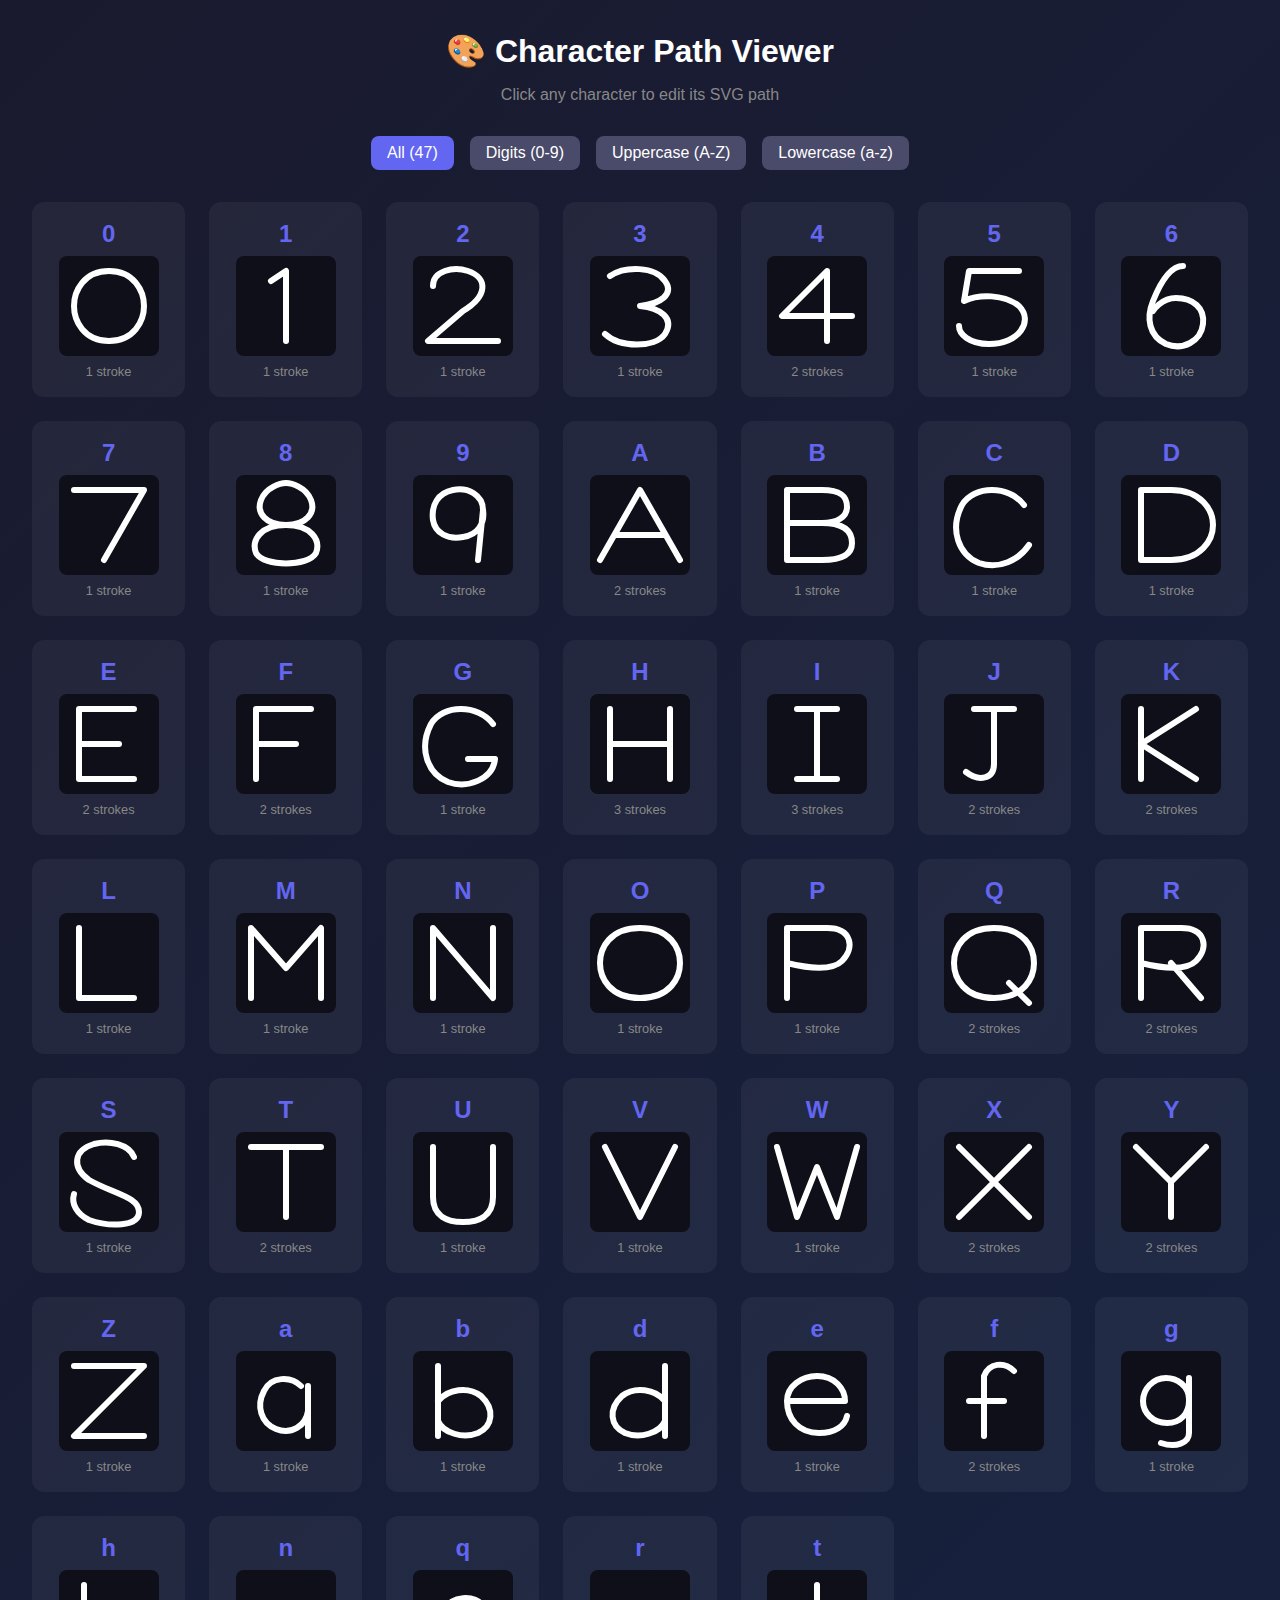
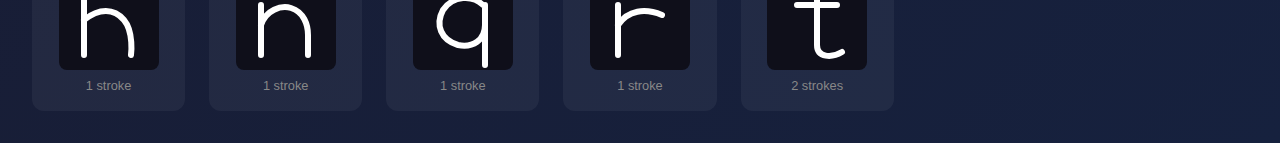
<file: tools/view-paths.html>
<!DOCTYPE html>
<html lang="en">

<head>
    <meta charset="UTF-8">
    <meta name="viewport" content="width=device-width, initial-scale=1.0">
    <title>Character Path Viewer</title>
    <style>
        * {
            box-sizing: border-box;
            margin: 0;
            padding: 0;
        }

        body {
            font-family: -apple-system, BlinkMacSystemFont, 'Segoe UI', Roboto, sans-serif;
            background: linear-gradient(135deg, #1a1a2e 0%, #16213e 100%);
            color: #fff;
            min-height: 100vh;
            padding: 2rem;
        }

        h1 {
            text-align: center;
            margin-bottom: 1rem;
            font-size: 2rem;
        }

        .subtitle {
            text-align: center;
            color: #888;
            margin-bottom: 2rem;
        }

        .controls {
            display: flex;
            justify-content: center;
            gap: 1rem;
            margin-bottom: 2rem;
            flex-wrap: wrap;
        }

        .controls button {
            padding: 0.5rem 1rem;
            border: none;
            border-radius: 8px;
            background: #4a4a6a;
            color: #fff;
            cursor: pointer;
            font-size: 1rem;
            transition: all 0.2s;
        }

        .controls button:hover {
            background: #5a5a8a;
        }

        .controls button.active {
            background: #6366f1;
        }

        .grid {
            display: grid;
            grid-template-columns: repeat(auto-fill, minmax(150px, 1fr));
            gap: 1.5rem;
            max-width: 1400px;
            margin: 0 auto;
        }

        .char-card {
            background: rgba(255, 255, 255, 0.05);
            border-radius: 12px;
            padding: 1rem;
            text-align: center;
            transition: all 0.2s;
            border: 2px solid transparent;
        }

        .char-card:hover {
            background: rgba(255, 255, 255, 0.1);
            border-color: #6366f1;
            transform: translateY(-2px);
        }

        .char-card.selected {
            border-color: #f59e0b;
            background: rgba(245, 158, 11, 0.1);
        }

        .char-label {
            font-size: 1.5rem;
            font-weight: bold;
            margin-bottom: 0.5rem;
            color: #6366f1;
        }

        .char-svg {
            width: 100px;
            height: 100px;
            background: #0f0f1a;
            border-radius: 8px;
            margin: 0 auto 0.5rem;
        }

        .char-svg svg {
            width: 100%;
            height: 100%;
        }

        .stroke-count {
            font-size: 0.8rem;
            color: #888;
        }

        .editor {
            max-width: 800px;
            margin: 2rem auto 0;
            background: rgba(255, 255, 255, 0.05);
            border-radius: 12px;
            padding: 1.5rem;
            display: none;
        }

        .editor.visible {
            display: block;
        }

        .editor h2 {
            margin-bottom: 1rem;
            color: #f59e0b;
        }

        .editor-grid {
            display: grid;
            grid-template-columns: 200px 1fr;
            gap: 1.5rem;
        }

        .editor-preview {
            width: 200px;
            height: 200px;
            background: #0f0f1a;
            border-radius: 8px;
        }

        .editor-preview svg {
            width: 100%;
            height: 100%;
        }

        .editor-form {
            display: flex;
            flex-direction: column;
            gap: 1rem;
        }

        .editor-form label {
            font-weight: bold;
            margin-bottom: 0.25rem;
            display: block;
        }

        .editor-form textarea {
            width: 100%;
            height: 100px;
            padding: 0.75rem;
            border: none;
            border-radius: 8px;
            background: #0f0f1a;
            color: #fff;
            font-family: monospace;
            font-size: 0.9rem;
            resize: vertical;
        }

        .editor-form input {
            width: 60px;
            padding: 0.5rem;
            border: none;
            border-radius: 4px;
            background: #0f0f1a;
            color: #fff;
            text-align: center;
        }

        .editor-actions {
            display: flex;
            gap: 1rem;
            margin-top: 1rem;
        }

        .editor-actions button {
            padding: 0.75rem 1.5rem;
            border: none;
            border-radius: 8px;
            cursor: pointer;
            font-size: 1rem;
            transition: all 0.2s;
        }

        .btn-copy {
            background: #10b981;
            color: #fff;
        }

        .btn-copy:hover {
            background: #059669;
        }

        .btn-export {
            background: #6366f1;
            color: #fff;
        }

        .btn-export:hover {
            background: #4f46e5;
        }

        .toast {
            position: fixed;
            bottom: 2rem;
            left: 50%;
            transform: translateX(-50%);
            background: #10b981;
            color: #fff;
            padding: 1rem 2rem;
            border-radius: 8px;
            opacity: 0;
            transition: opacity 0.3s;
        }

        .toast.visible {
            opacity: 1;
        }
    </style>
</head>

<body>
    <h1>🎨 Character Path Viewer</h1>
    <p class="subtitle">Click any character to edit its SVG path</p>

    <div class="controls">
        <button class="active" data-filter="all">All (47)</button>
        <button data-filter="digits">Digits (0-9)</button>
        <button data-filter="upper">Uppercase (A-Z)</button>
        <button data-filter="lower">Lowercase (a-z)</button>
    </div>

    <div class="grid" id="grid"></div>

    <div class="editor" id="editor">
        <h2>Edit: <span id="editor-char"></span></h2>
        <div class="editor-grid">
            <div class="editor-preview" id="editor-preview"></div>
            <div class="editor-form">
                <div>
                    <label for="path-input">SVG Path (d attribute):</label>
                    <textarea id="path-input" placeholder="M10,10 L90,90..."></textarea>
                </div>
                <div>
                    <label for="strokes-input">Stroke Count:</label>
                    <input type="number" id="strokes-input" min="1" max="5" value="1">
                </div>
                <div class="editor-actions">
                    <button class="btn-copy" onclick="copyPathCode()">📋 Copy JS Code</button>
                    <button class="btn-export" onclick="exportAllPaths()">💾 Export All Paths</button>
                </div>
            </div>
        </div>
    </div>

    <div class="toast" id="toast"></div>

    <script type="module">
        // Import templates
        import { getTemplatePath, getStrokeCount, getAvailableCharacters } from '../js/templates.js';

        const grid = document.getElementById('grid');
        const editor = document.getElementById('editor');
        const editorChar = document.getElementById('editor-char');
        const editorPreview = document.getElementById('editor-preview');
        const pathInput = document.getElementById('path-input');
        const strokesInput = document.getElementById('strokes-input');

        let selectedChar = null;
        let templates = {};

        // Load all templates
        const chars = getAvailableCharacters();
        chars.forEach(char => {
            templates[char] = {
                path: getTemplatePath(char),
                strokes: getStrokeCount(char)
            };
        });

        // Create SVG for a character
        function createSVG(path, size = 100) {
            return `
        <svg viewBox="0 0 100 100" width="${size}" height="${size}">
          <path d="${path}" fill="none" stroke="#fff" stroke-width="6" 
                stroke-linecap="round" stroke-linejoin="round"/>
        </svg>
      `;
        }

        // Render grid
        function renderGrid(filter = 'all') {
            grid.innerHTML = '';

            Object.entries(templates).forEach(([char, data]) => {
                // Filter logic
                const isDigit = /[0-9]/.test(char);
                const isUpper = /[A-Z]/.test(char);
                const isLower = /[a-z]/.test(char);

                if (filter === 'digits' && !isDigit) return;
                if (filter === 'upper' && !isUpper) return;
                if (filter === 'lower' && !isLower) return;

                const card = document.createElement('div');
                card.className = 'char-card' + (char === selectedChar ? ' selected' : '');
                card.innerHTML = `
          <div class="char-label">${char}</div>
          <div class="char-svg">${createSVG(data.path)}</div>
          <div class="stroke-count">${data.strokes} stroke${data.strokes > 1 ? 's' : ''}</div>
        `;
                card.addEventListener('click', () => selectChar(char));
                grid.appendChild(card);
            });
        }

        // Select character for editing
        function selectChar(char) {
            selectedChar = char;
            const data = templates[char];

            editorChar.textContent = char;
            pathInput.value = data.path;
            strokesInput.value = data.strokes;
            updatePreview();

            editor.classList.add('visible');
            renderGrid(currentFilter);

            // Scroll to editor
            editor.scrollIntoView({ behavior: 'smooth', block: 'start' });
        }

        // Update preview when path changes
        function updatePreview() {
            editorPreview.innerHTML = createSVG(pathInput.value, 200);
        }

        // Live preview on input
        pathInput.addEventListener('input', updatePreview);

        // Filter buttons
        let currentFilter = 'all';
        document.querySelectorAll('.controls button').forEach(btn => {
            btn.addEventListener('click', () => {
                document.querySelectorAll('.controls button').forEach(b => b.classList.remove('active'));
                btn.classList.add('active');
                currentFilter = btn.dataset.filter;
                renderGrid(currentFilter);
            });
        });

        // Copy path code
        window.copyPathCode = function () {
            if (!selectedChar) return;

            const code = `'${selectedChar}': { path: '${pathInput.value}', strokes: ${strokesInput.value} },`;
            navigator.clipboard.writeText(code).then(() => {
                showToast('Copied to clipboard!');
            });
        };

        // Export all paths
        window.exportAllPaths = function () {
            let code = 'const TEMPLATES = {\n';

            // Numbers
            code += '    // Numbers\n';
            '0123456789'.split('').forEach(char => {
                if (templates[char]) {
                    code += `    '${char}': { path: '${templates[char].path}', strokes: ${templates[char].strokes} },\n`;
                }
            });

            // Uppercase
            code += '\n    // Uppercase Letters\n';
            'ABCDEFGHIJKLMNOPQRSTUVWXYZ'.split('').forEach(char => {
                if (templates[char]) {
                    code += `    '${char}': { path: '${templates[char].path}', strokes: ${templates[char].strokes} },\n`;
                }
            });

            // Lowercase
            code += '\n    // Lowercase Letters\n';
            'abcdefghijklmnopqrstuvwxyz'.split('').forEach(char => {
                if (templates[char]) {
                    code += `    '${char}': { path: '${templates[char].path}', strokes: ${templates[char].strokes} },\n`;
                }
            });

            code += '};\n';

            navigator.clipboard.writeText(code).then(() => {
                showToast('All paths exported to clipboard!');
            });
        };

        // Toast notification
        function showToast(message) {
            const toast = document.getElementById('toast');
            toast.textContent = message;
            toast.classList.add('visible');
            setTimeout(() => toast.classList.remove('visible'), 2000);
        }

        // Initial render
        renderGrid();
    </script>
</body>

</html>
</file>
